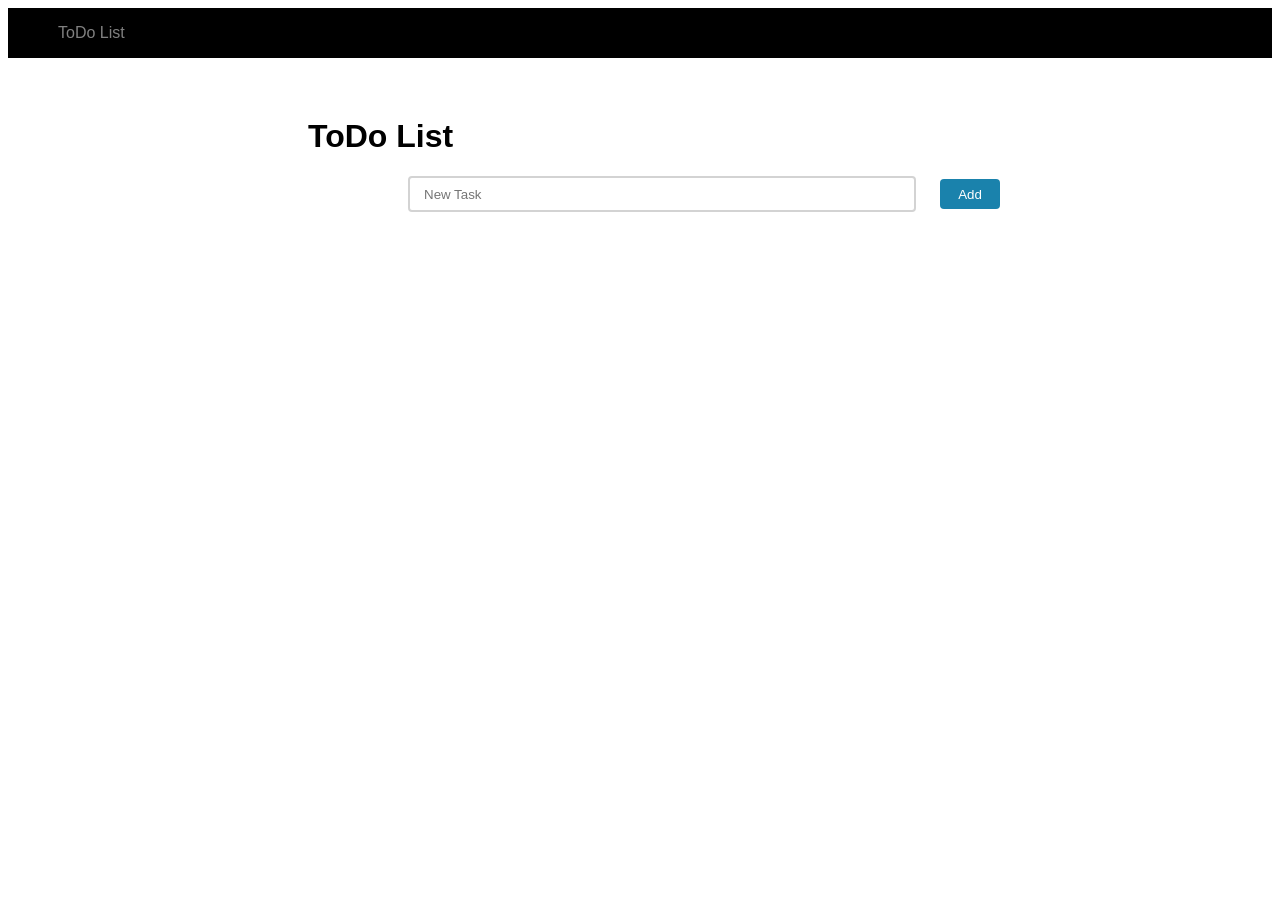
<file: lab3/index.html>
<!DOCTYPE html>
<html>

<head>
    <title>ToDo List</title>
    <link rel="stylesheet" type="text/css" href="style.css">
</head>
<body>
    <div id = "header">
        <p>ToDo List</p>
    </div>
    <div id = "add_task">
        <h1>ToDo List</h1>
        <input type = "text" placeholder="New Task" id = "inp_new_task">
        <input type="button" name="add" id="btn_add" onclick="newElement()" value = "Add">

        <ul id = "list">
        </ul>
    </div>
    <script>
        function newElement(){
            var inp = document.querySelector('#inp_new_task').value;
            if(inp == ""){
                alert("Task name must be filled");
                return;
            }
            var el = document.createElement('li');
            el.innerHTML = 
            `
            <div class = "list_div">
                <input type = "checkbox" onchange = changeStyle(this) class = "check_box">
                <span class = "todo_item">${inp}</span>
            </div>
            <button onclick = "deleteEl(this)" class = "btn_delete"><img src = trash.svg></button>
            `;

            document.querySelector('#list').appendChild(el);
            document.querySelector('#inp_new_task').value = "";
        }
        function changeStyle(element) {
            console.log(element.parentElement.querySelector('span'));
            if(element.checked){
                element.parentElement.querySelector('span').style.textDecoration = 'line-through';
                flag = true;
            }
            else {
                element.parentElement.querySelector('span').style.textDecoration = 'none';
                flag = false;
            }
        }
        function deleteEl(element){
            element.parentElement.parentElement.removeChild(element.parentElement);
        }
        var textbox = document.getElementById('inp_new_task');
        textbox.addEventListener("keyup", function(event){
            if(event.keyCode == 13){
                newElement();
            }
        });
    </script>
</body>


</html>
</file>
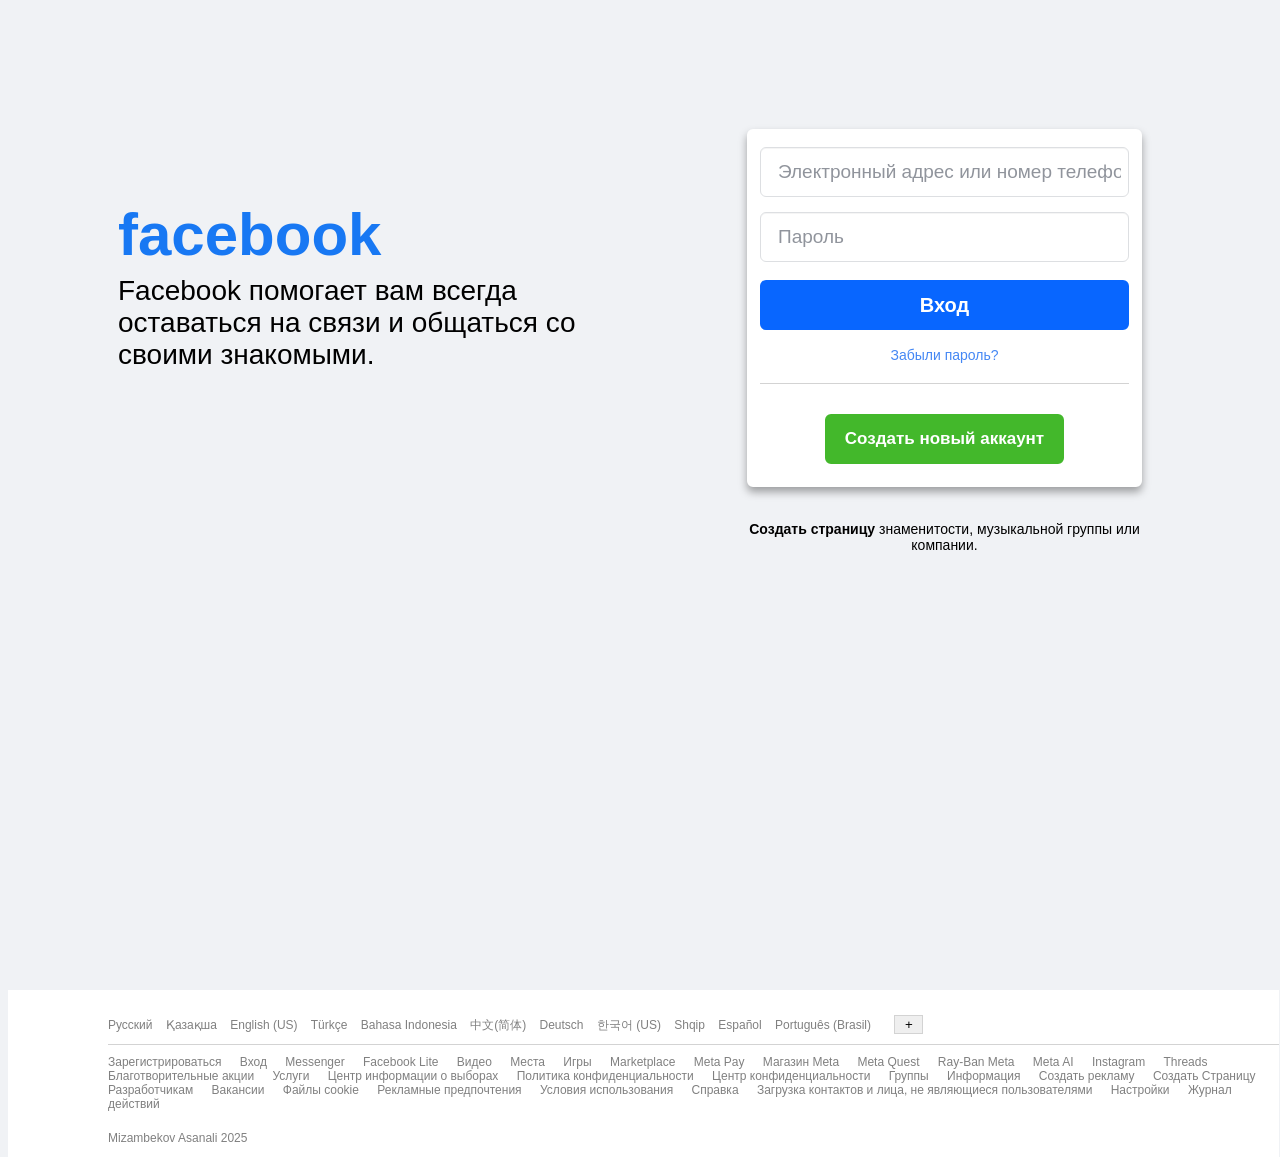
<file: lab2/facebook/facebook/index.html>
<!DOCTYPE html>
<html>
<head>
	<title>Facebook</title>
</head>
<body>
	<div id = "header">
		<p id = "logo">facebook</p>
		<p id = "discr">Facebook помогает вам всегда <br>оставаться на связи и общаться со <br>своими знакомыми.</p>
		<link rel="stylesheet" type="text/css" href="style.css">
	</div>
	<div id = "body">
		<div id = "form">
			<input type="text" id="fname" name="fname" placeholder="Электронный адрес или номер телефона">
			<input type="text" id="fname" name="fname" placeholder="Пароль">
			<button id = "button_login">Вход</button>
			<a href = "" id = "link_password_recovery">Забыли пароль?</a>
			<div id = "line"></div>
			<button id = "button_create_account">Создать новый аккаунт</button>
		</div>
		<div   id = "link_special_acc">
			<p id = "text_create_account"><a href="" id = "link_create_account">Создать страницу</a> знаменитости, музыкальной группы или компании.</p>
		</div>
	</div>
</body>
<footer>
	<div id = "footer">
		<div id = "languages">
			<a href="#" class="language">Русский</a>
			<a href="#" class="language">Қазақша</a>
			<a href="#" class="language">English (US)</a>
			<a href="#" class="language">Türkçe</a>
			<a href="#" class="language">Bahasa Indonesia</a>
			<a href="#" class="language">中文(简体)</a>
			<a href="#" class="language">Deutsch</a>
			<a href="#" class="language">한국어 (US)</a>
			<a href="#" class="language">Shqip</a>
			<a href="#" class="language">Español</a>
			<a href="#" class="language">Português (Brasil)</a>
			<button id = "button_more_languages">+</button>
		</div>
		<div id = "footer_line"></div>
		<div id = "footer_links">
			<a href="#" class="footer_links">Зарегистрироваться</a>
			<a href="#" class="footer_links">Вход</a>
			<a href="#" class="footer_links">Messenger</a>
			<a href="#" class="footer_links">Facebook Lite</a>
			<a href="#" class="footer_links">Видео</a>
			<a href="#" class="footer_links">Места</a>
			<a href="#" class="footer_links">Игры</a>
			<a href="#" class="footer_links">Marketplace</a>
			<a href="#" class="footer_links">Meta Pay</a>
			<a href="#" class="footer_links">Магазин Meta</a>
			<a href="#" class="footer_links">Meta Quest</a>
			<a href="#" class="footer_links">Ray-Ban Meta</a>
			<a href="#" class="footer_links">Meta AI</a>
			<a href="#" class="footer_links">Instagram</a>
			<a href="#" class="footer_links">Threads</a>
			<a href="#" class="footer_links">Благотворительные акции</a>
			<a href="#" class="footer_links">Услуги</a>
			<a href="#" class="footer_links">Центр информации о выборах</a>
			<a href="#" class="footer_links">Политика конфиденциальности</a>
			<a href="#" class="footer_links">Центр конфиденциальности</a>
			<a href="#" class="footer_links">Группы</a>
			<a href="#" class="footer_links">Информация</a>
			<a href="#" class="footer_links">Создать рекламу</a>
			<a href="#" class="footer_links">Создать Страницу</a>
			<a href="#" class="footer_links">Разработчикам</a>
			<a href="#" class="footer_links">Вакансии</a>
			<a href="#" class="footer_links">Файлы cookie</a>
			<a href="#" class="footer_links">Рекламные предпочтения</a>
			<a href="#" class="footer_links">Условия использования</a>
			<a href="#" class="footer_links">Справка</a>
			<a href="#" class="footer_links">Загрузка контактов и лица, не являющиеся пользователями</a>
			<a href="#" class="footer_links">Настройки</a>
			<a href="#" class="footer_links">Журнал действий</a>
		</div>
		<p id = "signature">Mizambekov Asanali 2025</p>
	</div>
</footer>
</html>
</file>
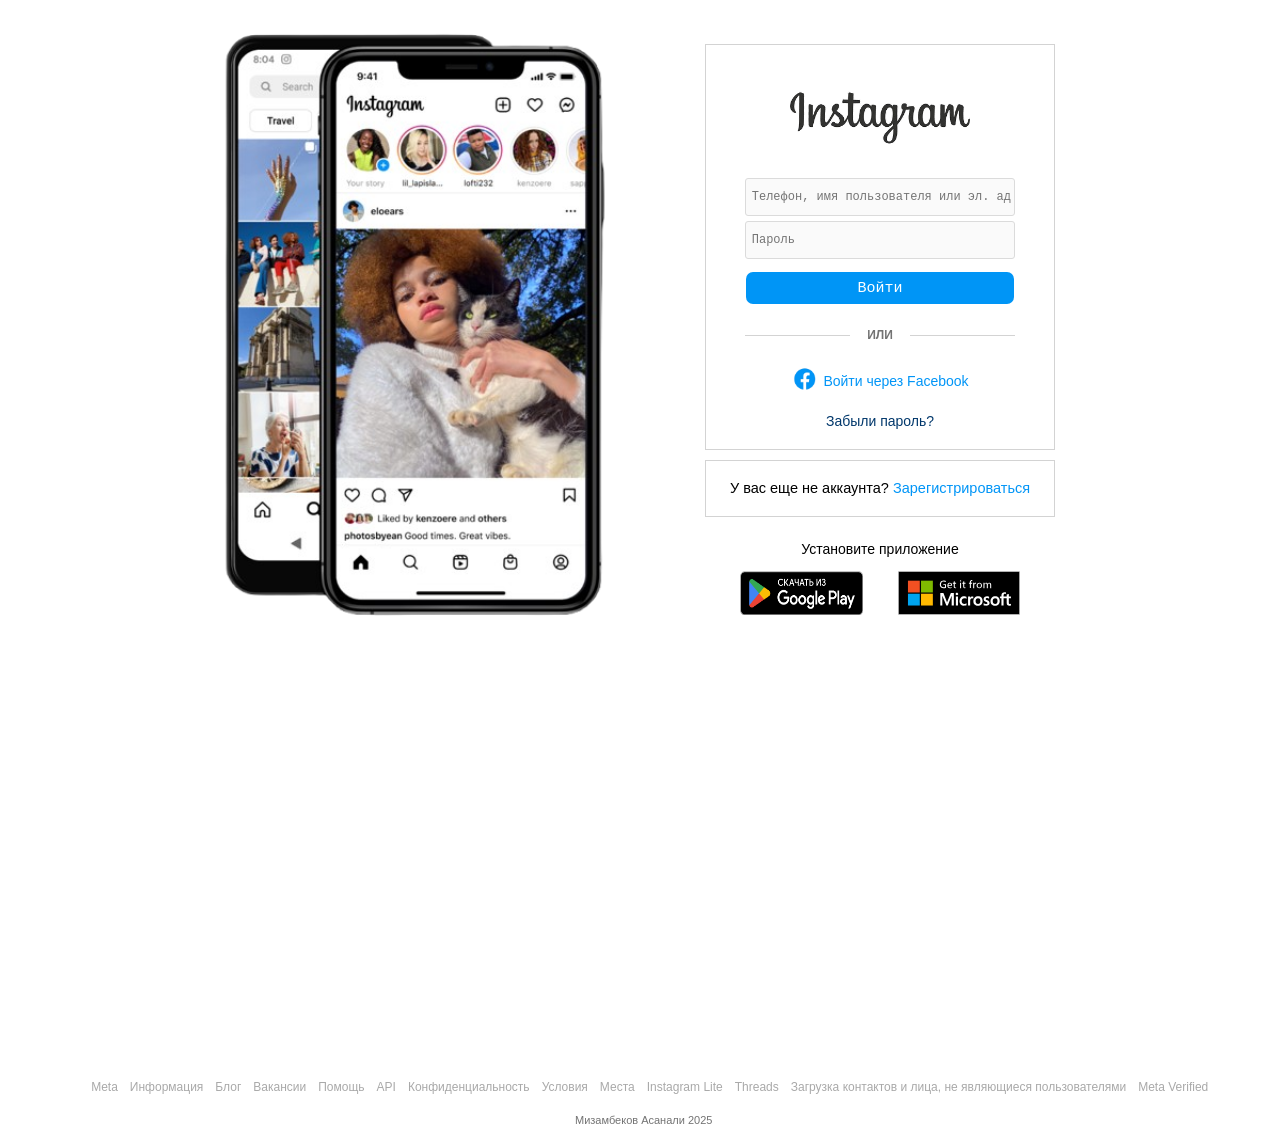
<file: lab2/instagram/instagram/index.html>
<!DOCTYPE html>
<html>
<head>
    <title>Instagram</title>
    <link rel="stylesheet" type="text/css" href="style.css">
</head>
<body>  
    <div id = "phones">
        <img src = "phones.png" id = "image_phones">
    </div>
    <div id = "block_forms">
        <form id = "form_login">
            <img src="instagramLogo.png" id = "image_instagram_logo">
            <input placeholder="Телефон, имя пользователя или эл. адрес">
            <input placeholder="Пароль">
            <button id = "button_login">Войти</button>
            <div id = "block_or">
                <div class = "gray_line"></div>
                <p id = "text_or">ИЛИ</p>
                <div class = "gray_line"></div>
            </div>
            <a href = "#" id = "link_facebook_login"><img src="facebookLogo.png" id = "image_facebook_logo">Войти через Facebook</a>
            <a href = "#" id = "link_password_recovery">Забыли пароль?</a>
        </form>
        <div id = "block_registration">
            <p id = "text_registration">У вас еще не аккаунта? <a href = "#" id = "link_registration">Зарегистрироваться</a> </p>
        </div>
        <div id = "block_applications">
            <p>Установите приложение</p>
            <div id = "buttons_download">
                <img src = "googleplayButton.png" class = "image_marketplace">
                <img src = "microsoftButton.svg" class = "image_marketplace">
            </div>
        </div>
    </div>
</body>
<footer>
    <div id = "links_footer">
        <a href="#" class="link_footer">Meta</a>
        <a href="#" class="link_footer">Информация</a>
        <a href="#" class="link_footer">Блог</a>
        <a href="#" class="link_footer">Вакансии</a>
        <a href="#" class="link_footer">Помощь</a>
        <a href="#" class="link_footer">API</a>
        <a href="#" class="link_footer">Конфиденциальность</a>
        <a href="#" class="link_footer">Условия</a>
        <a href="#" class="link_footer">Места</a>
        <a href="#" class="link_footer">Instagram Lite</a>
        <a href="#" class="link_footer">Threads</a>
        <a href="#" class="link_footer">Загрузка контактов и лица, не являющиеся пользователями</a>
        <a href="#" class="link_footer">Meta Verified</a>
    </div>
    <p id = "signature">Мизамбеков Асанали 2025</p>
</footer>
</html>
</file>
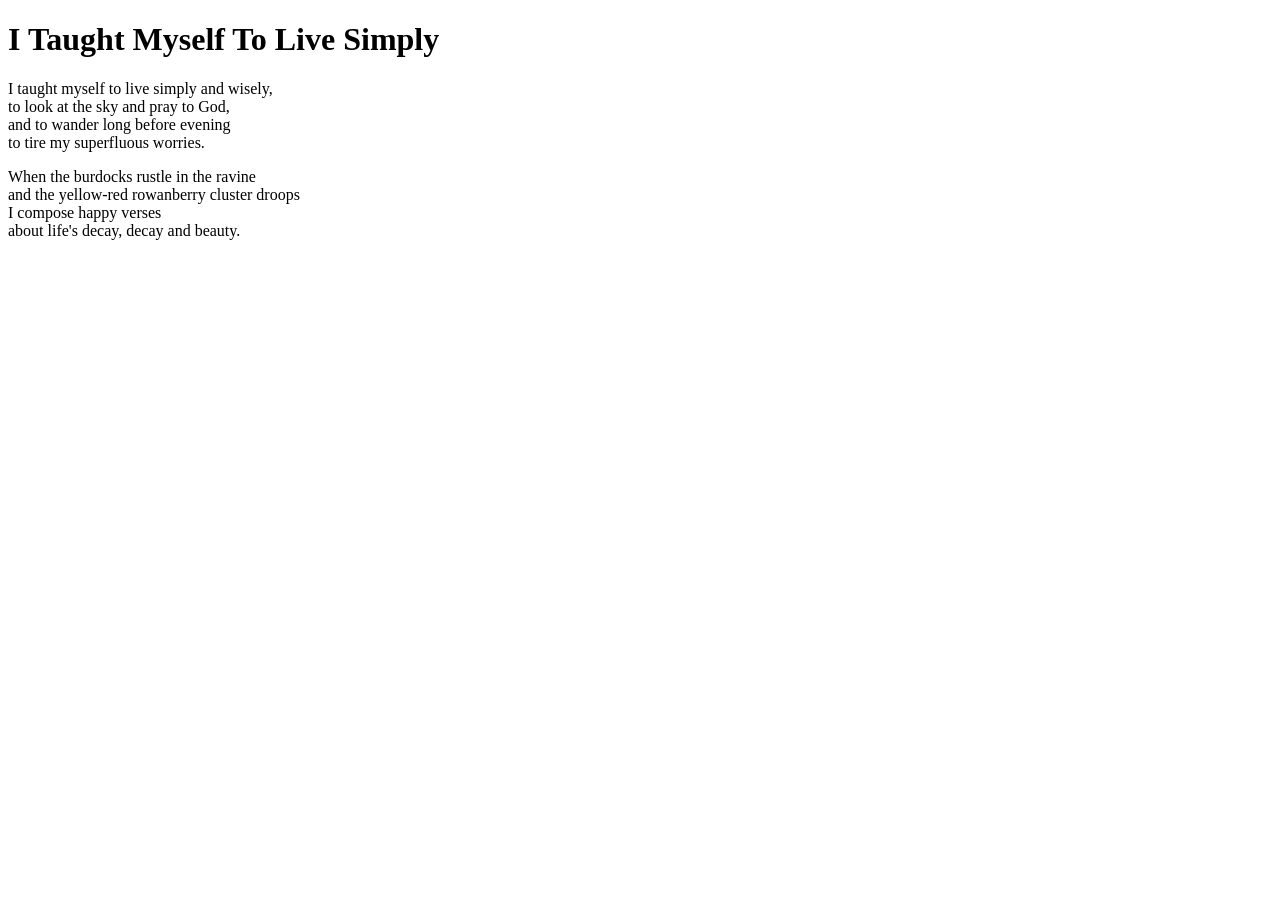
<file: lab1/khanacademy/1.html>
<!DOCTYPE HTML>
<html>
    <head>
        <title>Challenge: Write a Poem</title>
        <meta charset="utf-8">
    </head>
    <body>
    
    <h1>I Taught Myself To Live Simply</h1>
    
    <p>I taught myself to live simply and wisely,<br>
to look at the sky and pray to God,<br>
and to wander long before evening<br>
to tire my superfluous worries.</p> 

    <p>When the burdocks rustle in the ravine<br>
and the yellow-red rowanberry cluster droops<br>
I compose happy verses<br>
about life's decay, decay and beauty. </p>
    
    </body>
</html>
</file>
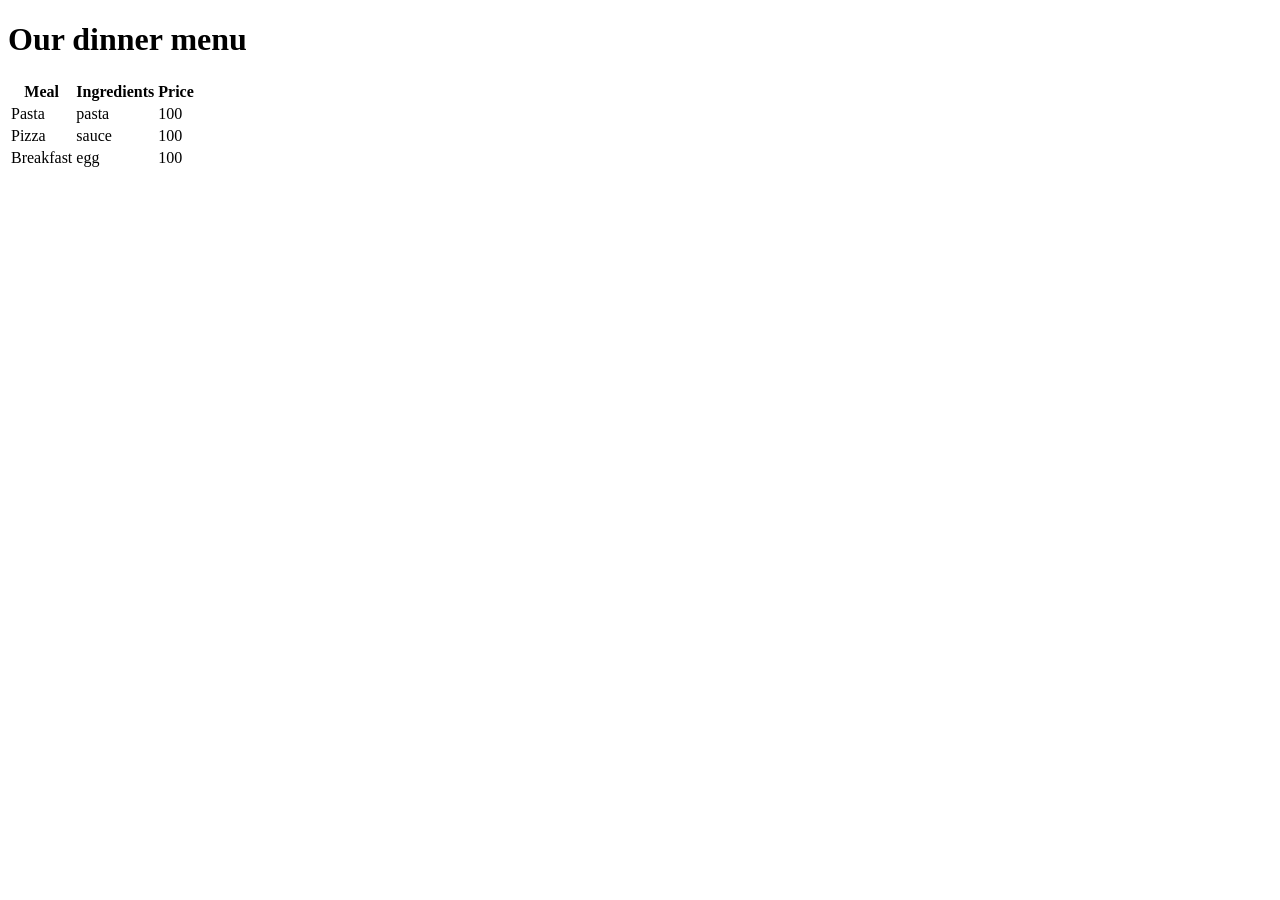
<file: lab1/khanacademy/10.html>
<!DOCTYPE html>
<html>
    <head>
        <meta charset="utf-8">
        <title>Challenge: The dinner table</title>
    </head>
    <body>
    
        <h1>Our dinner menu</h1>

        <table>
            <thead>
                <tr>
                    <th>Meal</th>
                    <th>Ingredients</th>
                    <th>Price</th>
                </tr>
            </thead>
            <tbody>
                <tr>
                    <td>Pasta</td>
                    <td>pasta</td>
                    <td>100</td>
                </tr>
                <tr>
                    <td>Pizza</td>
                    <td>sauce</td>
                    <td>100</td>
                </tr>
                <tr>
                    <td>Breakfast</td>
                    <td>egg</td>
                    <td>100</td>
                </tr>
            </tbody>
        </table>

    </body>
</html>
</file>
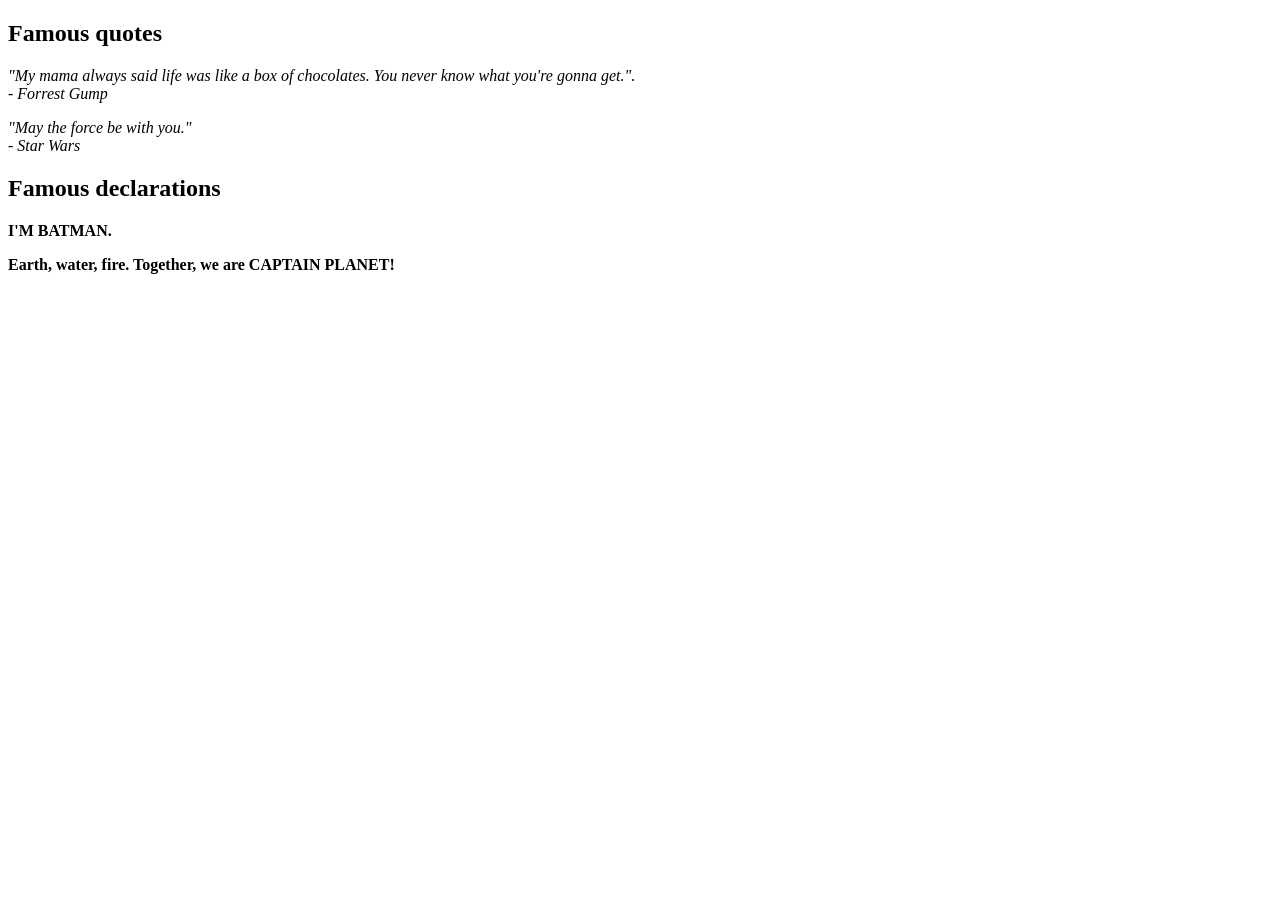
<file: lab1/khanacademy/11.html>
<!DOCTYPE html>
<html>
    <head>
        <meta charset="utf-8">
        <title>Challenge: Famous font formats</title>
        <style>
            .declaration { 
                font-weight:bold;
            }
            
            .quote {
                font-style:italic;
            }
        </style>
    </head>
    <body>

    <h2>Famous quotes</h2>
    <p class="quote">
    "My mama always said life was like a box of chocolates. You never know what you're gonna get.".
    <br> - Forrest Gump
    </p>
    
    <p class="quote">
    "May the force be with you."
    <br>- Star Wars
    </p>
    
     <h2>Famous declarations</h2>
     
    <p class="declaration">
    I'M BATMAN.
    </p>
    
    <p class="declaration">
    Earth, water, fire. Together, we are CAPTAIN PLANET!
    </p>
    
    </body>
</html>
</file>
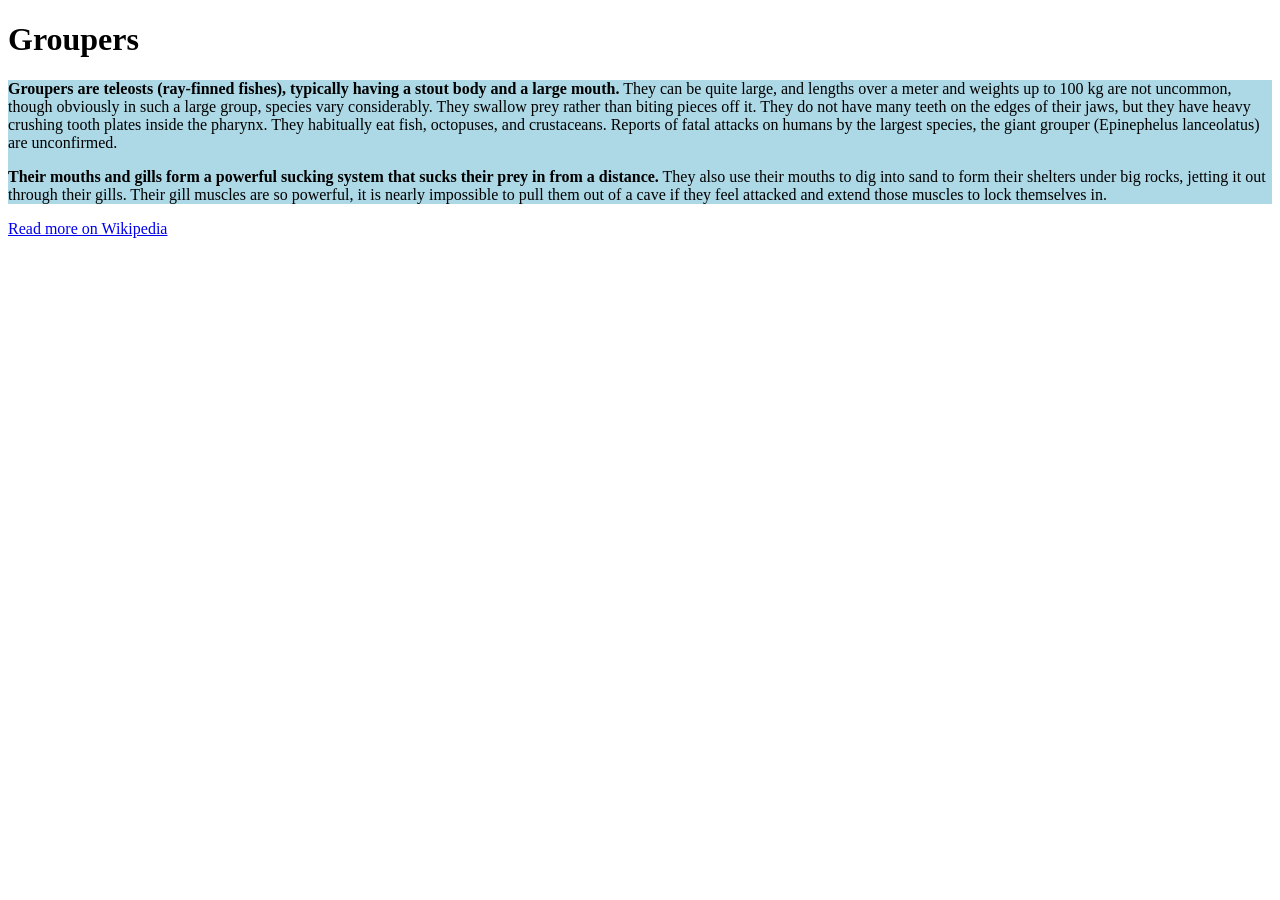
<file: lab1/khanacademy/12.html>
<!DOCTYPE html>
<html>
    <head>
        <meta charset="utf-8">
        <title>Challenge: Group the groupers</title>
        <style>
            .first-sentence{
                font-weight:bold;
            }
            .info{
                background-color: lightblue;
            }
        </style>
    </head>
    <body>
    
        <h1>Groupers</h1>
        <div class="info">
        <p><span class="first-sentence">Groupers are teleosts (ray-finned fishes), typically having a stout body and a large mouth.</span> They can be quite large, and lengths over a meter and weights up to 100 kg are not uncommon, though obviously in such a large group, species vary considerably. They swallow prey rather than biting pieces off it. They do not have many teeth on the edges of their jaws, but they have heavy crushing tooth plates inside the pharynx. They habitually eat fish, octopuses, and crustaceans. Reports of fatal attacks on humans by the largest species, the giant grouper (Epinephelus lanceolatus) are unconfirmed.</p>

        <p><span class="first-sentence">Their mouths and gills form a powerful sucking system that sucks their prey in from a distance.</span> They also use their mouths to dig into sand to form their shelters under big rocks, jetting it out through their gills. Their gill muscles are so powerful, it is nearly impossible to pull them out of a cave if they feel attacked and extend those muscles to lock themselves in.</p>
        </div>
        <a href="http://en.wikipedia.org/wiki/Grouper">Read more on Wikipedia</a>

    </body>
</html>
</file>
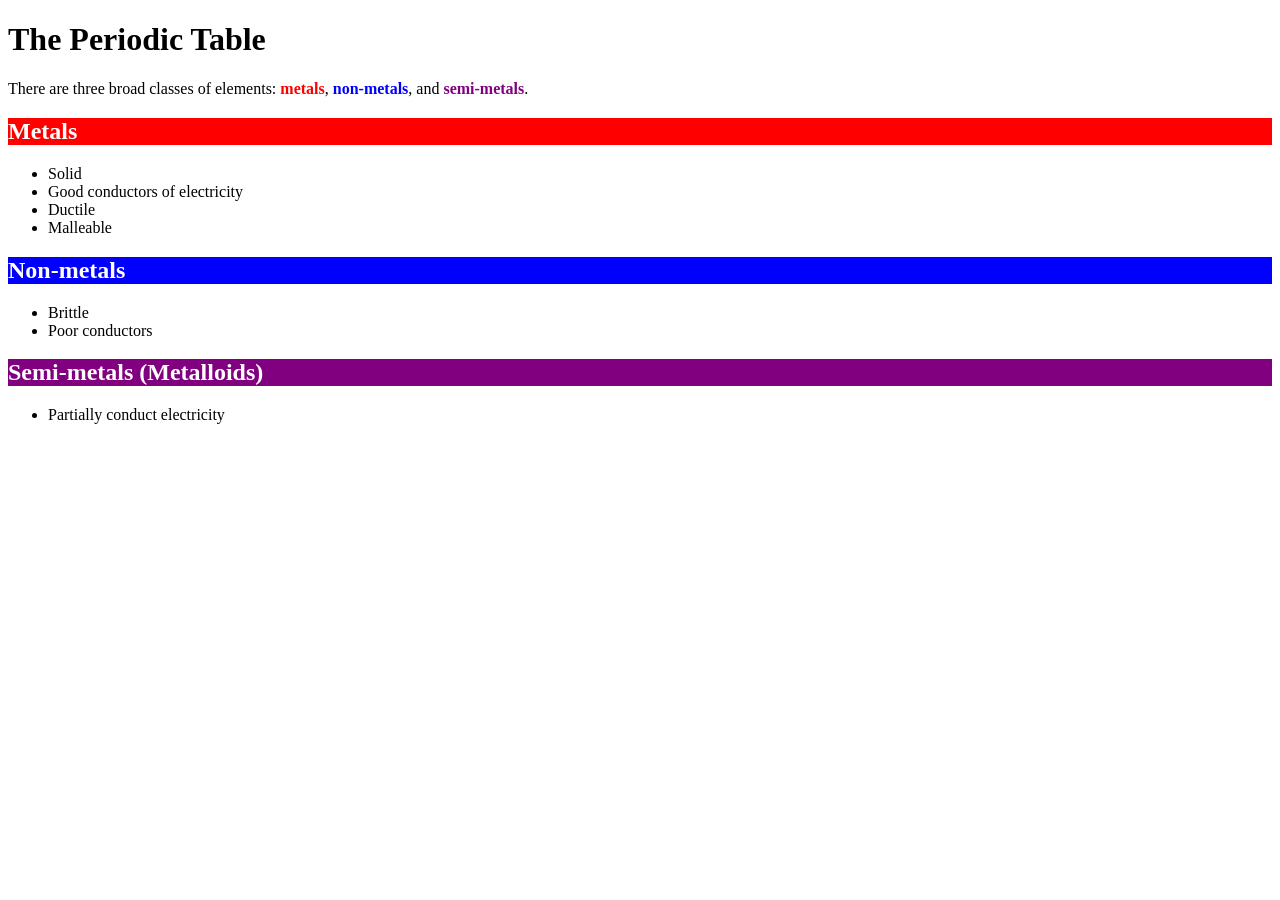
<file: lab1/khanacademy/18.html>
<!DOCTYPE html>
<html>
    <head>
        <meta charset="utf-8">
        <title>Challenge: Classes of elements</title>
        <style>
            .metal {
                color: red;
            }
            .non-metal {
                color: blue;
            }
            .semi-metal {
                color: purple;
            }
            
            h2.metal{
                background-color: red;
                color: white;
            }
            h2.non-metal{
                background-color: blue;
                color: white;
            }
            h2.semi-metal{
                background-color: purple;
                color: white;
            }
        </style>
    </head>
    <body>
        
        <h1>The Periodic Table</h1>

        <p>
            There are three broad classes of elements:
            <strong class="metal">metals</strong>,
            <strong class="non-metal">non-metals</strong>,
            and <strong class="semi-metal">semi-metals</strong>.
        </p>
        
        <h2 class="metal">Metals</h2>
        
        <ul>
            <li>Solid</li>
            <li>Good conductors of electricity</li>
            <li>Ductile</li>
            <li>Malleable</li>
        </ul>
        
        <h2 class="non-metal">Non-metals</h2>
        
        <ul>
            <li>Brittle</li>
            <li>Poor conductors</li>
        </ul>
        
        <h2 class="semi-metal">Semi-metals (Metalloids)</h2>
        
        <ul>
            <li>Partially conduct electricity</li>
        </ul>
        
    </body>
</html>
</file>
<file: lab3/style.css>
#header{
    height: 50px;
    width: 100%;

    background-color: black;
    color: gray;

    display: flex;
    align-items: center;

    font-family: sans-serif;
    
}
p{
    margin-left: 50px;
}
#add_task{
    margin-top: 60px;
    margin-left: 300px;
}
#inp_new_task{
    margin-left: 100px;
    width: 500px;
    height: 30px;

    border: solid;
    border-radius: 4px;
    border-width: 2px;
    border-color: lightgray;

    text-indent: 12px;
}
#btn_add{
    width: 60px;
    height: 30px;
    border: none;
    border-radius: 4px;
    background-color: rgb(26, 130, 172);        
    margin-left: 20px;
    color: white;
}
#btn_add:hover{
    cursor: pointer;
    background-color: rgb(23, 107, 140);      
}
#btn_add:active{
    background-color: rgb(23, 132, 140);
}
ul{
    list-style-type: none;
    width: 770px;
}
li{
    border: solid;
    border-color: lightgray;
    border-radius: 3px;
    border-width: 1px;

    padding: 10px 10px;

    display: flex;
    flex-direction: row;
    align-items: center;
    justify-content: space-between;
}
h1{
    font-family: sans-serif;
}
.todo_item{
    margin-left: 20px;
    align-self: center;
    font-family: sans-serif;
    font-size: 15px;
}
.list_div{
    display: flex;
}
.btn_delete{
    cursor: pointer;
    float: right;
    
    background-color: white;
    border: none;
    border-radius: 2px;

    height: 30px;
    width: 30px;
    display: flex;
    align-items: center;
    justify-content: center;
}
.btn_delete:hover{
    background-color: #c1bebe;
}
.btn_delete:active{
    background-color: #a5a5a552;
}
img{
    width: 20px;
    height: 20px;
}
.check_box{
    cursor: pointer;
}
</file>
<file: lab2/facebook/facebook/style.css>
body{
	background-color: #F0F2F5;
}

#header{
	margin-top: 200px;
	margin-left: 110px;
}
#logo{
	color: #1878F3;
	font-size: 60px;
	font-family: "Arial", sans-serif;
	font-weight: bold;
}
#discr{
	font-size: 28px;
    font-family: "Aptos", sans-serif;
	margin-top: -54px;
}
#body{
	margin-right: 130px;
	margin-top: -270px;
	float: right;
	width: 395px;
	display: flex;
	flex-direction: column;
}
#form{
	display: flex;
	flex-direction: column;
	font-family: "Arial", sans-serif;
	background-color: white;
	border: solid;
	border-color: white;
	padding-left: 10px;
	padding-right: 10px;
	padding-bottom: 20px;
	border-radius: 6px;
	align-items: center;
	box-shadow: rgba(0, 0, 0, 0.35) 0px 5px 8px;

}
#button_login{
	color: white;
	background-color: #0866FF;
	width: 100%;
	align-self: center;
	margin-top: 18px;
	border-style: solid;
	border-radius: 6px;
	border-color: #0866FF;
	height: 50px;
	font-size: 20px;
	font-weight: 550;
	font-family: sans-serif;
}
#button_login:hover{
	background-color: #1877F2;
	border-color: #1877F2;
}
input{
	box-sizing: border-box;
	padding: 7px;
	width: 100%;
	margin-top: 15px;
	border: solid;
	border-width: 1px;
	border-radius: 6px;
	border-color: #DDDFE2;
	height: 50px;
	font-size: 19px;
	font-family:'Gill Sans', 'Gill Sans MT', Calibri, 'Trebuchet MS', sans-serif;
	text-indent: 10px;
	box-shadow: 0px 1px #F5F5F5 inset;
	outline: none;
	caret-color: #0866FF;
}
input:focus{
	border-color: #0866FF;
	box-shadow: 0 0 0 2px #E7F3FF ;
}
::placeholder{
	color: #90949C;
}
#link_password_recovery{
	text-decoration: none;
	font-size: 14px;
	margin-top: 17px;
	color: #4487F4;
	text-align: center;
}
#link_password_recovery:hover{
	text-decoration: underline;
}
#line{
	align-self: center;
	width: 100%;
	height: 0.5px;
	margin-top: 20px;	
	background-color: lightgray;
}
#button_create_account{
	color: white;
	background-color: #43B82B;
	width: 65%;
	align-self: center;
	margin-top: 30px;
	border-style: solid;
	border-radius: 6px;
	border-color: #43B82B;
	height: 50px;
	font-size: 17px;
	font-weight: 550;
	font-family: sans-serif;
}
#button_create_account:hover{
	background-color: #36A420;
	border-color: #36A420;
}
#link_special_acc{
	font-family: sans-serif;
	display: flex;
	justify-content: center;
	flex-direction: column;
	text-align: center; 
	margin-top: 20px;
}
#link_create_account{
	text-decoration: none;
	font-weight: bold;
	width: 90%;
	color: black;
}
#link_create_account:hover{
	text-decoration: underline;
}
#text_create_account{
	font-size: 14px;
	font-family: sans-serif;
}
a{
	text-decoration: none;
}
a:hover{
	text-decoration: underline;
}

footer{
	position: absolute;
	top: 110%;
	background-color: white;
	width: 99.33%;
	display: flex;
}

#footer{
	margin-top: 25px;
	margin-left: 100px;
	width: 100%;
	font-family: Arial, Helvetica, sans-serif;
	font-size: 12px;
	
}
.language{
	margin-right: 10px;
	text-decoration: none;
	color: gray;
}
.lanugage:hover{
	text-decoration: underline;
	
}

#button_more_languages{
	margin-left: 10px;
	width: 29px;
	text-align: center;
	border: solid;
	border-color: lightgray;
	border-width: 1px;
}
#footer_line{
	margin-top: 10px;
	background-color: lightgray;
	height: 1px;
}

#footer_links{
	margin-top: 10px;	
}
.footer_links{
	margin-right: 15px;
	color: gray;
}

#signature{
	margin-top: 20px;
	color: gray;
}
</file>
<file: lab2/instagram/instagram/style.css>
#phones{
    position: absolute;
    display: flex;

    top: 19px;
    left: 170px;

}
#image_phones{
    width: 460px;
}

#block_forms{
    float: right;
    margin-top: 36px;
    margin-right: 217px;

    display: flex;
    flex-direction: column;

    width: 350px;
}

#form_login{
    display: flex;
    flex-direction: column;

    align-items: center;

    border: solid;
    border-color: lightgray;
    border-width: 1px;
}
#image_instagram_logo{
    margin-top: 28px;
    margin-bottom: 10px;

    width: 180px;

    align-self: center;
}
input{
    margin-top: 5px;

    height: 34px;

    width: 76%;

    background-color: #FAFAFA;

    border: solid;
    border-width: 1px;
    border-color: #DBDBDB;
    border-radius: 3px;

    color: #737373;
    font-size: 12px;
    text-indent: 4px;
    font-family: monospace;
}
#button_login{
    margin-top: 13px;

    height: 32px;
    width: 77%;

    background-color: #0095F6;
    color: white;

    border: none;
    border-radius: 7px;

    font-family: monospace;
    font-size: 15px;
}
#block_or{
    margin-top: 12px;

    display: flex;
    flex-direction: row;

    justify-content: space-evenly;
}
.gray_line{
    align-self: center;

    width: 105px;
    height: 0.5px;

    background-color: lightgray;
    
}
#text_or{
    padding-left: 17px;
    padding-right: 17px;

    align-self: center;

    font-family: sans-serif;
    font-size: 12px;
    font-weight: 600;
    color: #737373;
}
#link_facebook_login{
    margin-top: 10px;
    
    text-decoration: none;

    color:#0195F7;
    font-family: "Aptos", sans-serif;
    font-size: 14px;
}
#image_facebook_logo{
    width: 27px;
    margin-right: 5px;
    margin-bottom: -7px;
}
#link_password_recovery{
    margin-top: 24px;
    padding-bottom: 20px;

    text-decoration: none;
    font-family: sans-serif;
    font-size: 14px;
    color: #00376B;
}
#block_registration{
    margin-top: 10px;

    display: flex;
    flex-direction:column;
    align-items: center;

    border: solid;
    border-color: lightgray;
    border-width: 1px;
}
#text_registration{
    font-family: sans-serif;
    font-size: 14.5px;
    padding-top: 5px;
    padding-bottom: 5px;
}
#link_registration{
    text-decoration: none;
    color: #0195F7;
}
#block_applications{
    display: flex;
    flex-direction: column;
    align-items: center;

    margin-top: 10px;

    font-family: sans-serif;
    font-size: 14px;
}
#buttons_download{
    display: flex;
    flex-direction: row;
    justify-content: space-evenly;
}
.image_marketplace{
    width: 35%;
}

footer{
	position: absolute;
	top: 120%;
	background-color: white;
	width: 99.33%;
	display: flex;
    flex-direction: column;
    align-items: center;
    font-family: sans-serif;
}
#links_footer{
    display: flex;
    flex-direction: row;
    justify-content: space-evenly;

    font-size: 12px;
}
.link_footer{
    padding-left: 12px;
    color: darkgray;
    text-decoration: none;
}
#signature{
    margin-top: 20px;
    font-size: 11px;
    color:#737373;
}
</file>
